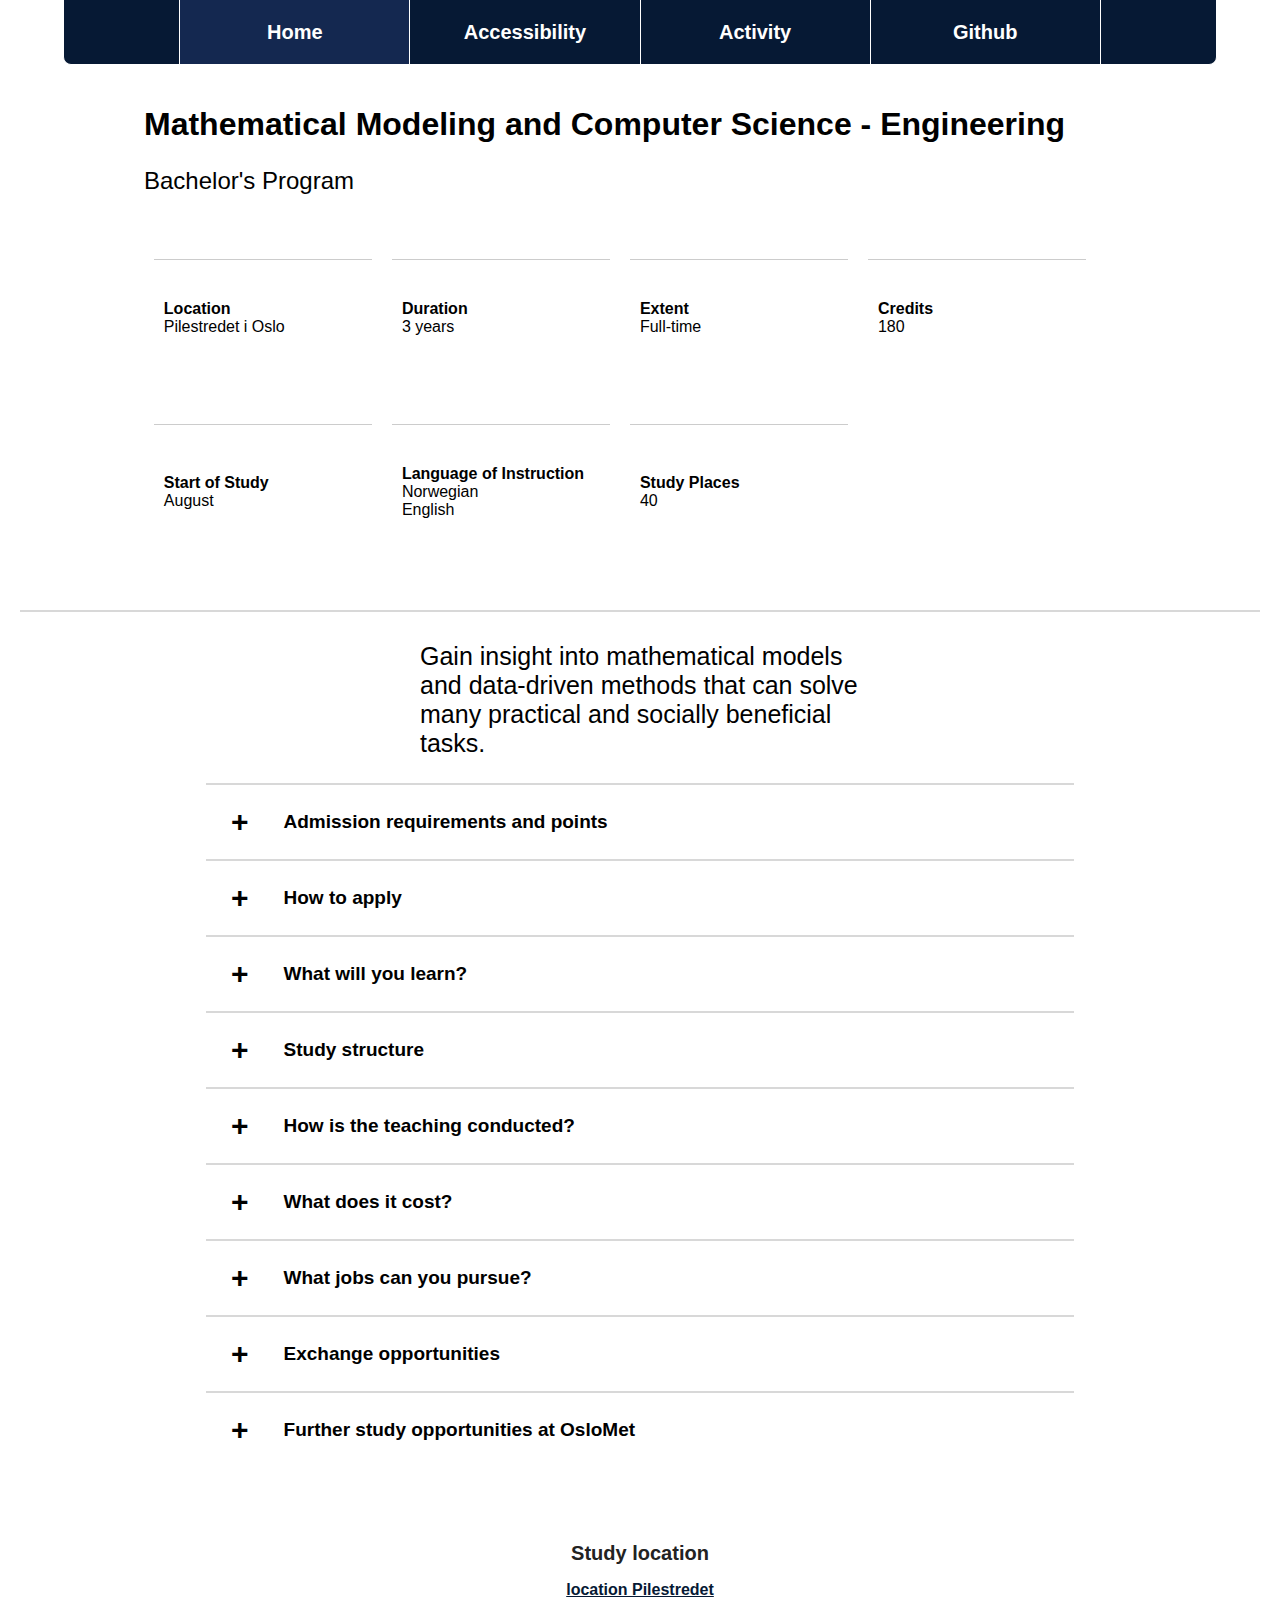
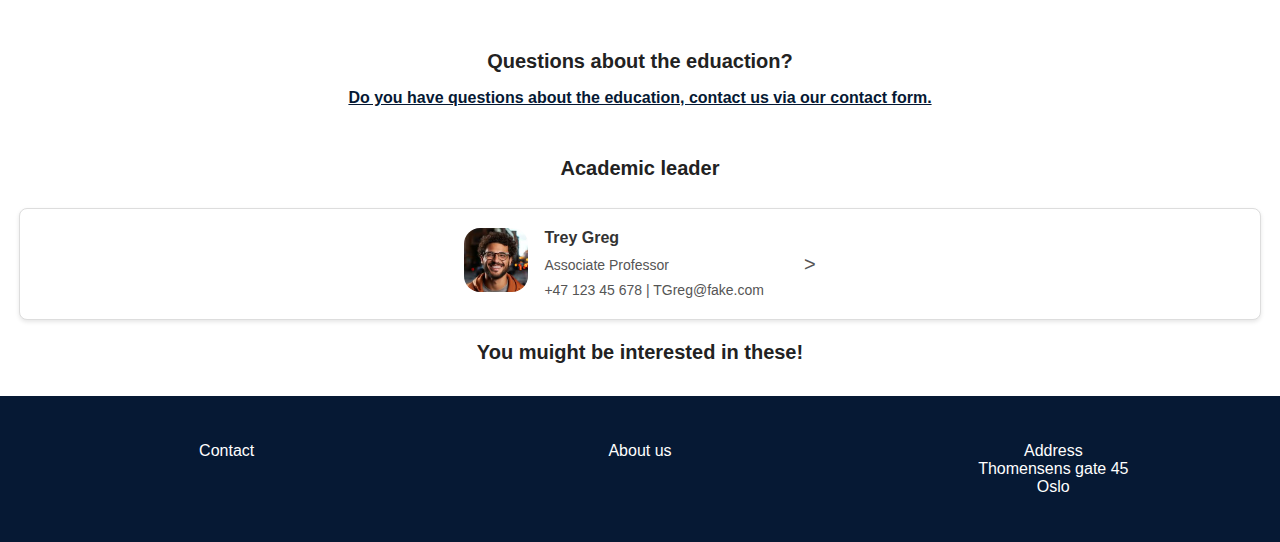
<file: index.html>
<!DOCTYPE html>
<html lang="en">
<head>
    <meta name="description" content="An article describing what ">
    <meta charset="UTF-8">
    <meta name="viewport" content="width=device-width, initial-scale=1.0">
    <title>Document</title>
    <link rel="stylesheet" href="style.css">
    <script src="scripts/menu-button.js"></script>
</head>

<!-- 
<h1 id="indexHeaderH1">OSLO MET</h1> 
<form class="indexSearchForm" action="#" method="get">

            <button class="indexSearch" id="indexSearchToggle">Search</button>

            <button type="submit" class="indexSearchButton" id="indexSearchButtonIcon">&#x2315;</button> <!-- Search icon taken from: https://github.com/helloSystem/Menu/issues/157 -->
<!--             <input type="text" id="indexSearchBarNav" class="indexSearchBar" placeholder="Search...">
        </form>
-->

<body class="homePage">
    <header class="git-menu">
        <nav>
            <button class="git-menu-button" onclick="dropDownButtton()" aria-expanded="false"
            aria-controls="navigation-menu" aria-label="Open navigation menu">
                <div class="git-menu-button" aria-hidden="true">
                    <span></span>
                    <span></span>
                    <span></span>
                </div>
            </button>
            <ul class="git-navigation-wrapper" id="navigation-menu" role="menubar">
                <li class="git-navigation  git-active" role="none">
                    <a href="index.html" role="menuitem">
                        <div class="git-nav-text">Home</div>
                    </a>
                </li>
                <li class="git-navigation" role="none">
                    <a href="accessibility.html" role="menuitem">
                        <div class="git-nav-text">Accessibility</div>
                    </a>
                </li>
                <li class="git-navigation" role="none">
                    <a href="activity.html" role="menuitem">
                        <div class="git-nav-text">Activity</div>
                    </a>
                </li>
                <li class="git-navigation" role="none">
                    <a href="github.html" role="menuitem">
                        <div class="git-nav-text">Github</div>
                    </a>
                </li>
            </ul>
        </nav>
    </header>
    <main class="index">
        <article class="content-table">
            <h1 class="bold">Mathematical Modeling and Computer Science - Engineering</h1>
            <p>Bachelor's Program</p>

            <ul class="table">
                <li class="table-item top-border">
                    <p>
                        <span class="bold">Location</span><br>Pilestredet i Oslo
                    </p>
                </li>
                <li class="table-item top-border">
                    <p>
                        <span class="bold">Duration</span><br>3 years
                    </p>
                </li>
                <li class="table-item top-border">
                    <p>
                        <span class="bold">Extent</span><br>Full-time
                    </p>
                </li>
                <li class="table-item top-border">
                    <p>
                        <span class="bold">Credits</span><br>180
                    </p>
                </li>
            </ul>
            <ul class="table">
                <li class="table-item top-border">
                    <p>
                        <span class="bold">Start of Study</span><br>August
                    </p>   
                </li>
                <li class="table-item top-border">
                    <p>
                        <span class="bold">Language of Instruction</span><br>Norwegian<br>English
                    </p>
                </li>
                <li class="table-item top-border">
                    <p>
                        <span class="bold">Study Places</span><br>40
                    </p>
                </li>
            </ul>
            <br>
        </article>

        <!-- DROPDOWN -->
        <p id="dropdownParagraph">Gain insight into mathematical models and data-driven methods 
            that can solve many practical and socially beneficial tasks.</p>
    

        <!-- Menu 1 -->
        <div class="dropdown">
            <input type="checkbox" id="dropdown1" class="dropdownToggle">
            <label for="dropdown1" class="dropdownButton">
                <span class="plusSign">+</span>
                <span class="dropdownLabel">Admission requirements and points</span>
            </label>

            <div class="dropdownContent">
                <p>To apply for this program, you must have:</p>
                
                <ul class="menuList">
                    <li><a href="https://www.samordnaopptak.no/info/opptak/opptak-uhg/">
                    General university admissions certification (samordnaopptak.no)</a> or
                    <a href="https://www.oslomet.no/studier/soknad-og-opptak/realkompetanse/realkompetanse-ingenior">
                    meet the requirements for prior learning and work experience.</a></li>

                    <li>Mathematics R1 and R2.</li>
                    <li>Physics 1.</li>
                </ul>

                <p>Admission may be competitive. In the last admission round, all qualified applicants were accepted.</p>
                <p>If you lack general university admissions certification or certain subjects from upper secondary school, you can apply for this program if you have completed a 
                    <a href="https://www.oslomet.no/studier/tkd/forkurs-ingenior">
                    one-year preparatory course for engineering studie</a></p>
            </div>
        </div>

        <!-- Menu 2 -->
        <div class="dropdown">
            <input type="checkbox" id="dropdown2" class="dropdownToggle">
            <label for="dropdown2" class="dropdownButton">
                <span class="plusSign">+</span>
                <span class="dropdownLabel">How to apply</span>
            </label>

            <div class="dropdownContent">
                <p>You apply through Samordna Opptak with the study code 215 503.</p>
                
                <ul class="menuList">
                    <li>April 15: Regular application deadline</li>
                    <li>March 1: Deadline for certain applicanta</li>
                </ul>

                <p><a href="https://www.oslomet.no/studier/soknad-og-opptak/opptak-til-bachelor-aarsstudier">
                Learn more about applying for a bachelor's degree.</a></p>
            </div>
        </div>


        <!-- Menu 3 -->
        <div class="dropdown">
            <input type="checkbox" id="dropdown3" class="dropdownToggle">
            <label for="dropdown3" class="dropdownButton">
                <span class="plusSign">+</span>
                <span class="dropdownLabel">What will you learn?</span>
            </label>

            <div class="dropdownContent">
                <p>The Bachelor in Mathematical Modeling and Data Science combines mathematics, computer science, physics, and statistics.</p>
                <p>You will gain insight into mathematical models used in practical problem-solving, including medical chemistry, biological processes, and various societal systems.</p>
                <p>In the first year of study, you will take courses in subjects such as mathematics, programming, physics, and chemistry to build a shared understanding of the field.</p>
                <p>In the final semester, you will write a bachelor's thesis closely tied to real-world workplace challenges.</p>
                
                <p>During your first year, you will choose one of the following specializations:</p>

                <div class="menu3">
                    <input type="checkbox" id="menu3.1" class="dropdownToggle">
                    <label for="menu3.1" class="menu3Button">
                        <span class="menuPlusSign">+</span>
                        <span class="menu3Label">Statistical and data-driven methods</span>
                    </label>

                    <div class="menu3Content">
                        <p>You will learn how to use measured data combined with data-driven and statistical methods to make calculations, for example, predicting future electricity prices.</p>
                        <p>You will learn how to solve complex and multifaceted problems and explore high-dimensional data types. Modern methods in machine learning and artificial intelligence are central to the program.</p>
                    </div>
                </div>

                <div class="menu3">
                    <input type="checkbox" id="menu3.2" class="dropdownToggle">
                    <label for="menu3.2" class="menu3Button">
                        <span class="menuPlusSign">+</span>
                        <span class="menu3Label">Scientific computations</span>
                    </label>

                    <div class="menu3Content">
                        <p>You will learn to create efficient algorithms, data structures, and source codes to solve mathematical and physical problems using numerical methods.</p>
                        <p>You will also learn to develop source code and methodologies related to medical technology, biological processes, and more.</p>
                    </div>
                </div>

                <div class="menu3">
                    <input type="checkbox" id="menu3.3" class="dropdownToggle">
                    <label for="menu3.3" class="menu3Button">
                        <span class="menuPlusSign">+</span>
                        <span class="menu3Label">Mathematics and physics</span>
                    </label>

                    <div class="menu3Content">
                        <p>You will explore algebraic structures, including those related to deep learning and artificial intelligence.</p>
                        <p>You will learn differential geometry on surfaces, group theory, and coding theory, as well as mathematical structures, representation theory, and category theory.</p>
                        <p>In physics, you will study thermodynamics and statistical physics.</p>
                    </div>
                </div>
            <a id="menu3Link" href="https://student.oslomet.no/studier/-/studieinfo/programplan/HINGMAMO/2024/H%C3%98ST">See the program plan at student.oslomet.no</a></p>

            </div>
        </div>

        <!-- Menu 4 -->
        <div class="dropdown">
            <input type="checkbox" id="dropdown4" class="dropdownToggle">
            <label for="dropdown4" class="dropdownButton">
                <span class="plusSign">+</span>
                <span class="dropdownLabel">Study structure</span>
            </label>
        
            <article class="dropdownContent">
                <h3 class="bold">1st Year of study</h3>

                <!-- 1st Semester -->
                <section>    
                    <h4>1st Semester</h4>
                    <ul class="table">
                        <li class="table-item top-border">
                            <p>
                                <span class="bold">
                                    <a href="https://student.oslomet.no/studier/-/studieinfo/emne/DAPE1300/2024/H%C3%98ST">
                                        Discrete Mathematics
                                    </a>
                                </span><br>DAPE1300<br>10 credits
                            </p>
                        </li>
                        <li class="table-item top-border">
                            <p>
                                <span class="bold">
                                    <a href="https://student.oslomet.no/studier/-/studieinfo/emne/DAPE1400/2024/H%C3%98ST">
                                        Programming
                                    </a>
                                </span><br>DAPE1400<br>10 credits
                            </p>
                        </li>
                        <li class="table-item top-border">
                            <p>
                                <span class="bold">
                                    <a href="https://student.oslomet.no/studier/-/studieinfo/emne/DATA1100/2024/H%C3%98ST">
                                        Tech & Society for Programmers
                                    </a>
                                </span><br>DAPE1100<br>5 credits
                            </p>
                        </li>
                        <li class="table-item top-border">
                            <p>
                                <span class="bold">
                                    <a href="https://student.oslomet.no/studier/-/studieinfo/emne/DAPE1300/2024/H%C3%98ST">
                                        Into Models and Cal
                                    </a>
                                </span><br>MAMO1100<br>5 credits
                            </p>
                        </li>
                    </ul>
                </section>
                
                <!-- Second Semester -->
                <section>
                    <h4>2nd Semester</h4>
                    <ul class="table">
                        <li class="table-item top-border">
                            <p>
                                <span class="bold">
                                    <a href="https://student.oslomet.no/studier/-/studieinfo/emne/DAFE1000/2024/H%C3%98ST">
                                        Mathematics 1000
                                    </a>
                                </span><br>DAPE1000<br>10 credits
                            </p>
                        </li>
                        <li class="table-item top-border">
                            <p>
                                <span class="bold">
                                    <a href="https://student.oslomet.no/studier/-/studieinfo/emne/DAPE2101/2024/H%C3%98ST">
                                        Physics and Chem
                                    </a>
                                </span><br>DAPE2101<br>10 credits
                            </p>
                        </li>
                        <li class="table-item top-border">
                            <p>
                                <span class="bold">
                                    <a href="https://student.oslomet.no/studier/-/studieinfo/emne/DATA1500/2024/H%C3%98ST">
                                        Databases
                                    </a>
                                </span><br>DATA1500<br>10 credits
                            </p>
                        </li>
                    </ul>
                </section>
            </article>    
        </div>
        
        
        <!-- Menu 5 -->
        <div class="dropdown">
            <input type="checkbox" id="dropdown5" class="dropdownToggle">
            <label for="dropdown5" class="dropdownButton">
                <span class="plusSign">+</span>
                <span class="dropdownLabel">How is the teaching conducted?</span>
            </label>
        
            <div class="dropdownContent">
                <p>The teaching is a combination of:</p>
                <ul>
                    <li>Project work</li>
                    <li>Workshops</li>
                    <li>Presentations</li>
                    <li>Guidance</li>
                    <li>Discussions and reflections</li>
                    <li>Lectures</li>
                    <li>Self-study</li>
                    <li>Group work</li>
                    <li>Work-life relevant bachelor thesis</li>
                </ul>
                <p>To complete the program within the normal timeframe, you should expect to spend about 40 hours per week on study-related work throughout the semester.</p>
            </div>
        </div>
        
        <!-- Menu 6 -->
        <div class="dropdown">
            <input type="checkbox" id="dropdown6" class="dropdownToggle">
            <label for="dropdown6" class="dropdownButton">
                <span class="plusSign">+</span>
                <span class="dropdownLabel">What does it cost?</span>
            </label>
        
            <div class="dropdownContent">
                <a href="https://student.oslomet.no/semesteravgift">
                You pay a semester fee every semester (student.oslomet.no).</a>

                <p>If you are an international student from outside the EU and EEA, you must pay a tuition fee
                <a href="https://student.oslomet.no/studieavgift-for-internasjonale-studenter-utenfor-eu-eos">
                (student.oslomet.no)</a>. It is possible to apply for an exemption from paying this tuition fee.</p>
            </div>
         </div>

          <!-- Menu 7 -->
          <div class="dropdown">
            <input type="checkbox" id="dropdown7" class="dropdownToggle">
            <label for="dropdown7" class="dropdownButton">
                <span class="plusSign">+</span>
                <span class="dropdownLabel">What jobs can you pursue?</span>
            </label>

            <div class="dropdownContent">
               <p>With this program, you will gain IT skills that are in demand in the job market, especially if you choose the specializations in scientific computing or statistical and data-driven methods.</p>
               
               <p>The specialization in mathematics and physics is more geared towards further studies, but here too you will gain valuable skills for the job market after completing the bachelor's degree.</p>
               
               <p>Mathematical modeling and data science are becoming increasingly important as foundational knowledge, for example in calculations related to climate, insurance, and finance, as well as data-driven methods for value creation</p>
               
               <p>Data-driven methods and machine learning are currently widely used in the job market.</p>
            </div>
        </div>

        <!-- Menu 8 -->
        <div class="dropdown">
            <input type="checkbox" id="dropdown8" class="dropdownToggle">
            <label for="dropdown8" class="dropdownButton">
                <span class="plusSign">+</span>
                <span class="dropdownLabel">Exchange opportunities</span>
            </label>

            <div class="dropdownContent">
                <p>You can go on an exchange in the fifth semester.</p>
            </div>
        </div>

        <!-- Menu 9 -->
        <div class="dropdown">
            <input type="checkbox" id="dropdown9" class="dropdownToggle">
            <label for="dropdown9" class="dropdownButton">
                <span class="plusSign">+</span>
                <span class="dropdownLabel">Further study opportunities at OsloMet</span>
            </label>

            <div class="dropdownContent" id="menu9">
                <a class= "menu9Link" href="https://www.oslomet.no/studier/tkd/anvendt-data-informasjonsteknologi">
                    <h4 id="menu9H">Anvendt data- og informasjonsteknologi (ACIT)</h4> 
                    <span id="menu9S">Masterprogram | 2 år | Pilestredet i Oslo |</span> 
                </a>
            </div>
        </div>


        <br><br><br>


        <aside class="lastHomePage">
            <h2>Study location</h2>
            <span><a class="lastLink" href="#">location Pilestredet</a></span>

            <br>

            <h2>Questions about the eduaction?</h2>
            <span><a class="lastLink" href="#">Do you have questions about the education, contact us via our contact form.</a></span>

            <br>

            <h2>Academic leader</h2>
            <div class="academicLeader">
                <a href="#" class="academicLink">
                    <div class="profileImage">
                        <img src="Images/profile.jpg" alt="Profile Picture">
                    </div>
                    <div class="profileInfo">
                        <h3>Trey Greg</h3>
                        <p>Associate Professor</p>
                        <p class="contactInfo">+47 123 45 678 | TGreg@fake.com</p>
                    </div>
                    <div class="arrow">
                        >
                    </div>
                </a>
            </div>        




            <h2>You muight be interested in these!</h2>

          
        </aside>
    </main>
    

    <footer class="homePage">
        <div class="footerLeft">
            <p>Contact</p>
        </div>

        <div class="footerMiddle">
            <p>About us</p>
        </div>

        <div class="footerRight">
            <p>
                Address <br>
                Thomensens gate 45<br>
                Oslo 
            </p>
        </div>

    </footer>
    
</body>
</html>
</file>
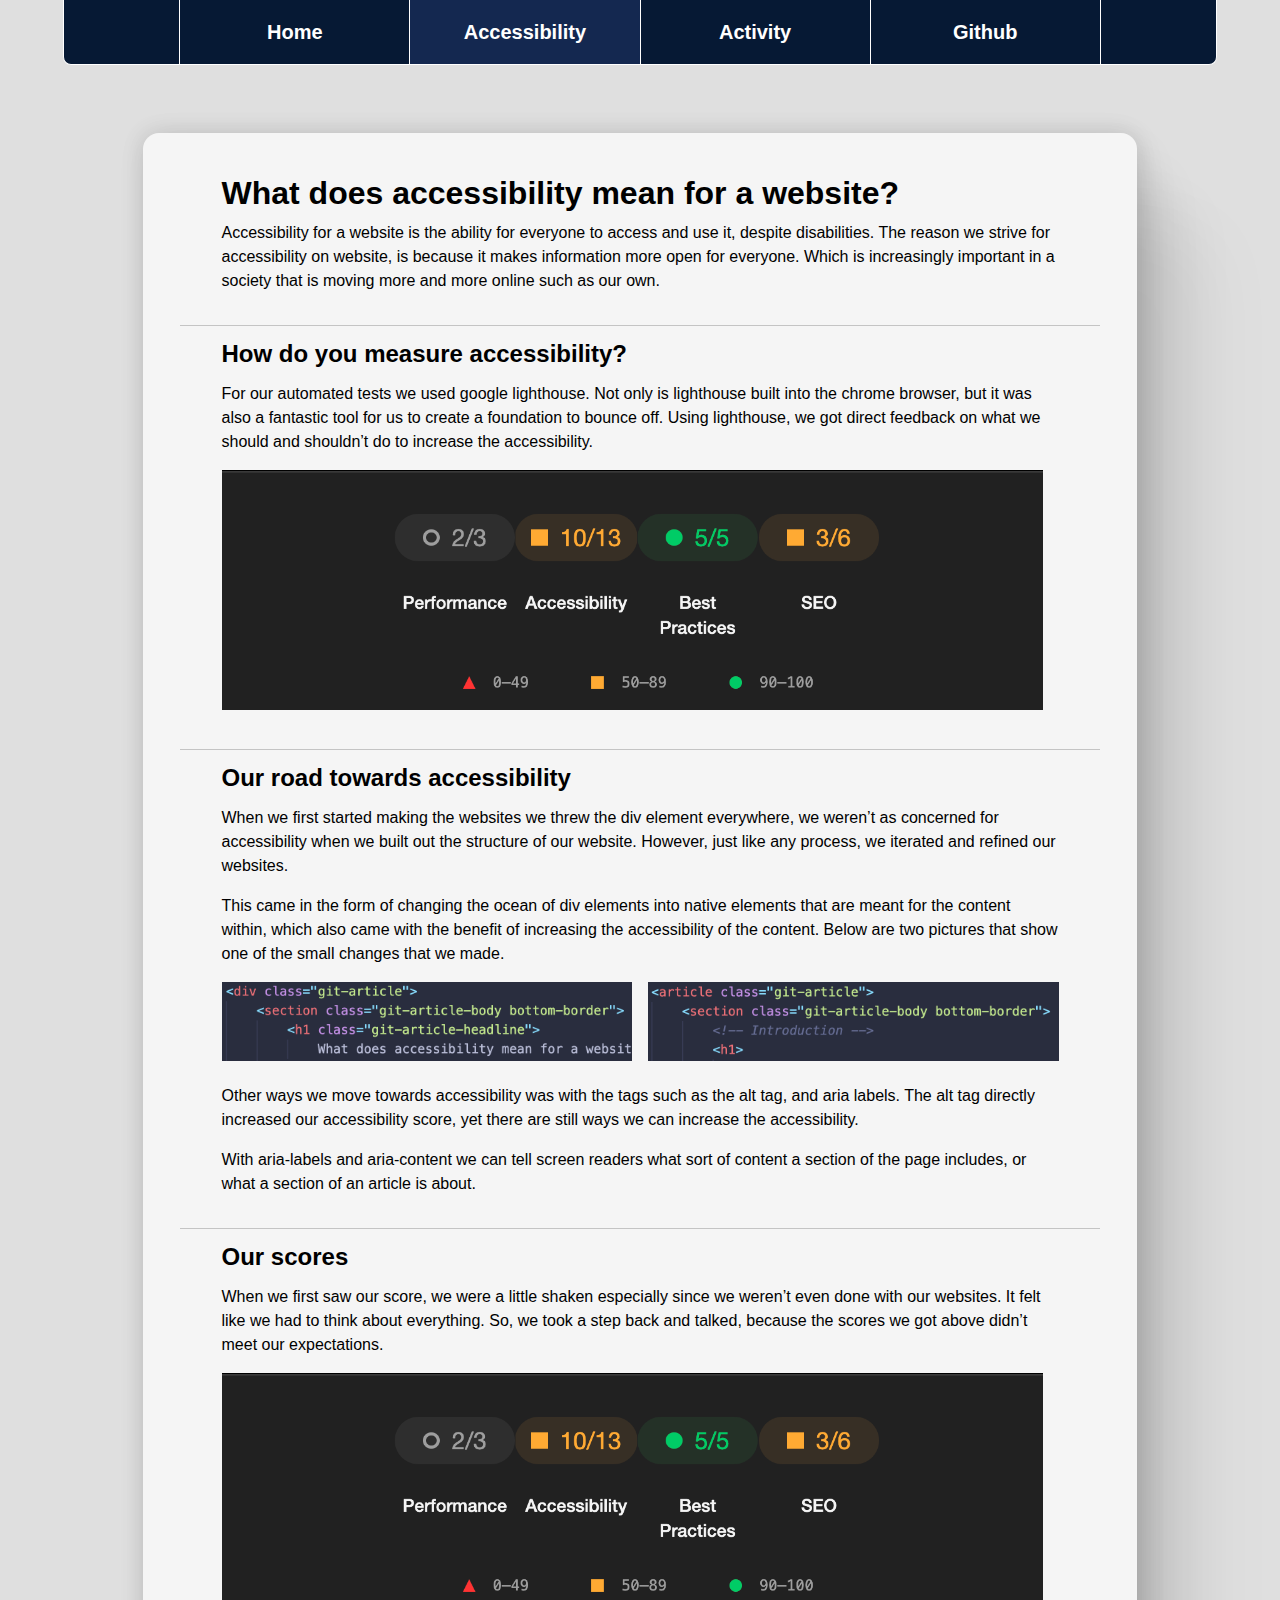
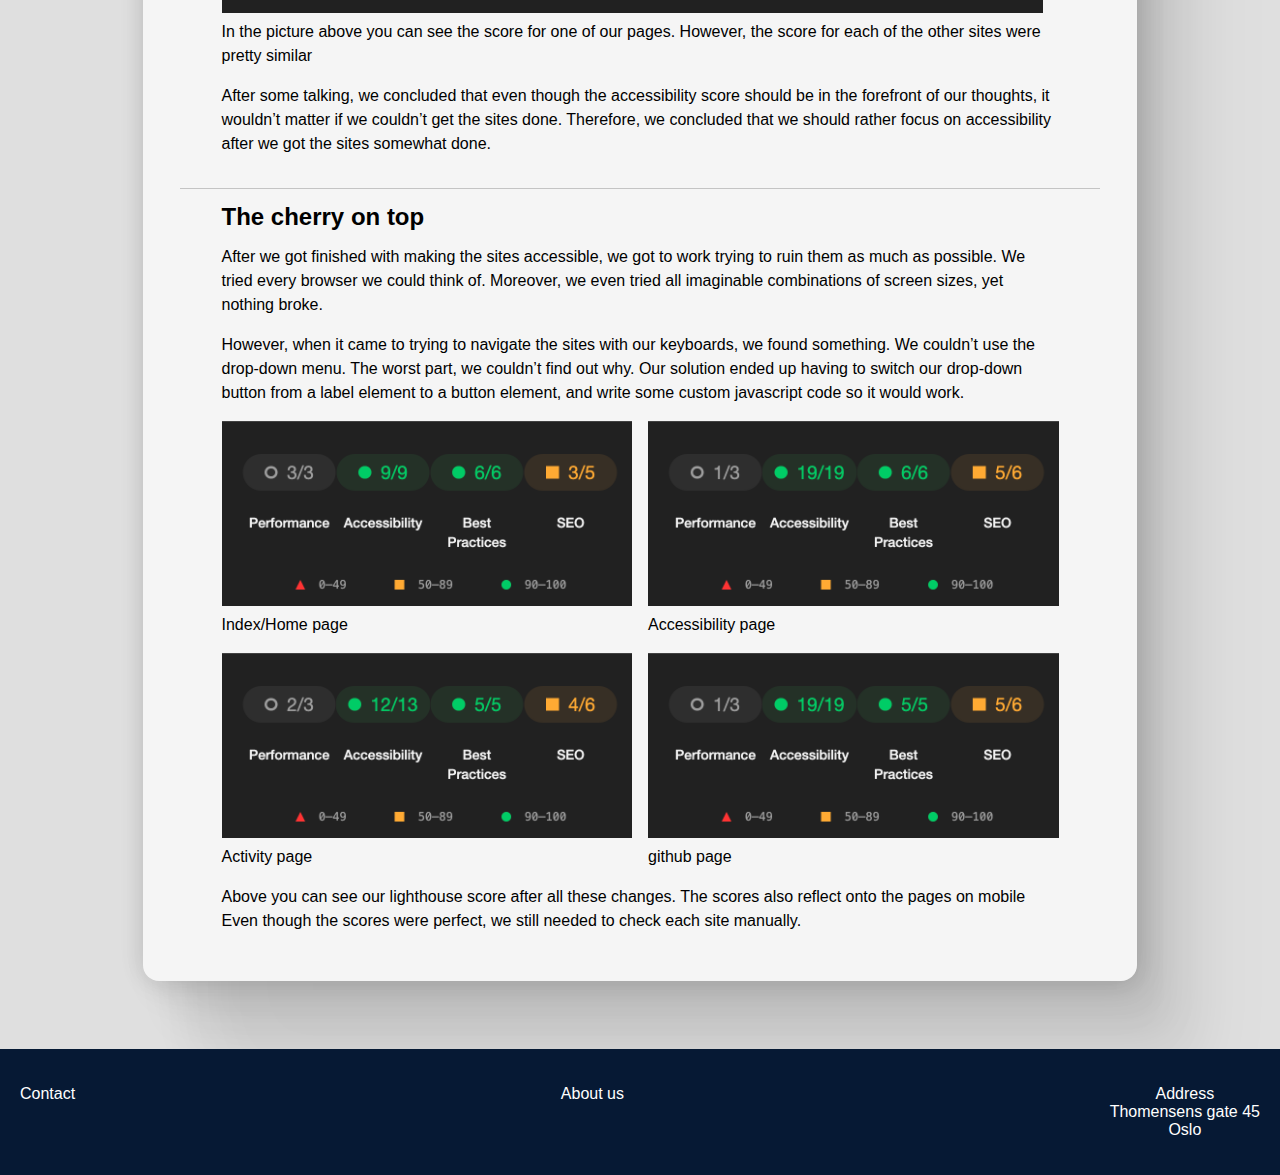
<file: accessibility.html>
<!DOCTYPE html>
<html lang="en">
    <head>
        <meta name="description" content="A journey into how we handled accessibility
        for our pages">
        <meta charset="UTF-8">
        <meta name="viewport" content="width=device-width, initial-scale=1.0">
        <title>Accessibility page</title>
        <link rel="stylesheet" href="style.css">
        <script src="scripts/menu-button.js"></script>
    </head>
    <body class="git">
        <header class="git-menu">
            <nav>
                <button class="git-menu-button" onclick="dropDownButtton()" aria-expanded="false"
                aria-controls="navigation-menu" aria-label="Open navigation menu">
                    <div class="git-menu-button">
                        <span></span>
                        <span></span>
                        <span></span>
                    </div>
                </button>
                <ul class="git-navigation-wrapper" id="navigation-menu" role="menubar">
                    <li class="git-navigation" role="none">
                        <a href="index.html" role="menuitem">
                            <div class="git-nav-text">Home</div>
                        </a>
                    </li>
                    <li class="git-navigation git-active" role="none">
                        <a href="accessibility.html" role="menuitem">
                            <div class="git-nav-text">Accessibility</div>
                        </a>
                    </li>
                    <li class="git-navigation" role="none">
                        <a href="activity.html" role="menuitem">
                            <div class="git-nav-text">Activity</div>
                        </a>
                    </li>
                    <li class="git-navigation" role="none">
                        <a href="github.html" role="menuitem">
                            <div class="git-nav-text">Github</div>
                        </a>
                    </li>
                </ul>
            </nav>
        </header>
        <main>
            <article class="git-article">
                <section class="git-article-body bottom-border">
                    <h1 class="git-article-headline">
                        What does accessibility mean for a website?   
                    </h1>
                    <p> 
                        Accessibility for a website is the ability for everyone to access and use it, despite disabilities.
                        The reason we strive for accessibility on website, is because it makes information more open for everyone.
                        Which is increasingly important in a society that is moving more and more online such as our own.
                    </p>
                </section>
                <section class="git-article-body bottom-border">
                    <!-- Main body -->
                    <h2>
                        How do you measure accessibility?
                    </h2>
                    <p> 
                        For our automated tests we used google lighthouse.
                        Not only is lighthouse built into the chrome browser, but it was also a fantastic tool for us to create a foundation to bounce off.
                        Using lighthouse, we got direct feedback on what we should and shouldn’t do to increase the accessibility.
                    </p>
                    <ul class="git-image-container">
                        <li><img alt="Example of a Lighthouse score" src="Images/Git_page_desktop_before.png" class="git-image"></img></li>
                    </ul>
                </section>
                <section class="git-article-body bottom-border">
                    <h2 class="bold">
                        Our road towards accessibility
                    </h2>
                    <p>
                        When we first started making the websites we threw the div element everywhere, we weren’t as concerned for accessibility when we built out the structure of our website.
                        However, just like any process, we iterated and refined our websites.
                    </p>
                    <p>
                        This came in the form of changing the ocean of div elements into native elements that are meant for the content within, which also came with the benefit of increasing the accessibility of the content.
                        Below are two pictures that show one of the small changes that we made.
                    </p>
                    <ul class="git-image-container">
                        <li><img alt="Showing the HTML structure, when we used divs" src="Images/Div_usage_before.png" class="git-image"></img></li>
                        <li><img alt="Showing the HTML structure after we switched to using native elements" src="Images/Switch_to_section.png" class="git-image"></img></li>
                    </ul>
                    <p>
                        Other ways we move towards accessibility was with the tags such as the alt tag, and aria labels.
                        The alt tag directly increased our accessibility score, yet there are still ways we can increase the accessibility.
                    </p>
                    <p>
                        With aria-labels and aria-content we can tell screen readers what sort of content a section of the page includes, or what a section of an article is about.
                    </p>
                </section>
                <section class="git-article-body bottom-border">
                    <!-- Conclusion -->
                    <h2>
                        Our scores
                    </h2>
                    <p> 
                        When we first saw our score, we were a little shaken especially since we weren’t even done with our websites.
                        It felt like we had to think about everything.
                        So, we took a step back and talked, because the scores we got above didn’t meet our expectations.
                    </p>
                    <ul class="git-image-container">
                        <li><img alt="Our lighthouse score before working towards accessibility" src="Images/Git_page_desktop_before.png" class="git-image">
                            In the picture above you can see the score for one of our pages.
                            However, the score for each of the other sites were pretty similar
                        </img></li>
                    </ul> 
                    <p>
                        After some talking, we concluded that even though the accessibility score should be in the forefront of our thoughts, it wouldn’t matter if we couldn’t get the sites done.
                        Therefore, we concluded that we should rather focus on accessibility after we got the sites somewhat done.
                    </p>
                </section>
                <section class="git-article-body">
                    <h2>
                        The cherry on top
                    </h2>
                    <p>
                        After we got finished with making the sites accessible, we got to work trying to ruin them as much as possible.
                        We tried every browser we could think of.
                        Moreover, we even tried all imaginable combinations of screen sizes, yet nothing broke.
                    </p>
                    <p>               
                        However, when it came to trying to navigate the sites with our keyboards, we found something.
                        We couldn’t use the drop-down menu.
                        The worst part, we couldn’t find out why.
                        Our solution ended up having to switch our drop-down button from a label element to a button element, and write some custom javascript code so it would work.
                    </p>
                    <ul class="git-image-container">
                        <li><img alt="Lighthouse score for Index/Main page" src="Images/Index_page_mobile.png" class="git-image">Index/Home page</img></li>
                        <li><img alt="Lighthouse score for Accessibility page" src="Images/Accessibility_page_mobile.png" class="git-image">Accessibility page</img></li>
                    </ul>
                    <ul class="git-image-container">
                        <li><img alt="Lighthouse score for Activity page" src="Images/Activity_page_desktop.png" class="git-image">Activity page</img></li>
                        <li><img alt="Lighthouse score for Git page" src="Images/Git_page_desktop.png" class="git-image">github page</img></li>
                    </ul> 
                    <p>
                        Above you can see our lighthouse score after all these changes. 
                        The scores also reflect onto the pages on mobile
                        Even though the scores were perfect, we still needed to check each site manually.
                    </p>
                </section>
            </article>
        </main>
    </body>
    <footer>
        <section class="footerLeft">
            <p>Contact</p>
        </section>

        <section class="footerMiddle">
            <p>About us</p>
        </section>

        <section class="footerRight">
            <p>
                Address <br>
                Thomensens gate 45<br>
                Oslo 
            </p>
        </section>
    </footer>
</html>
</file>
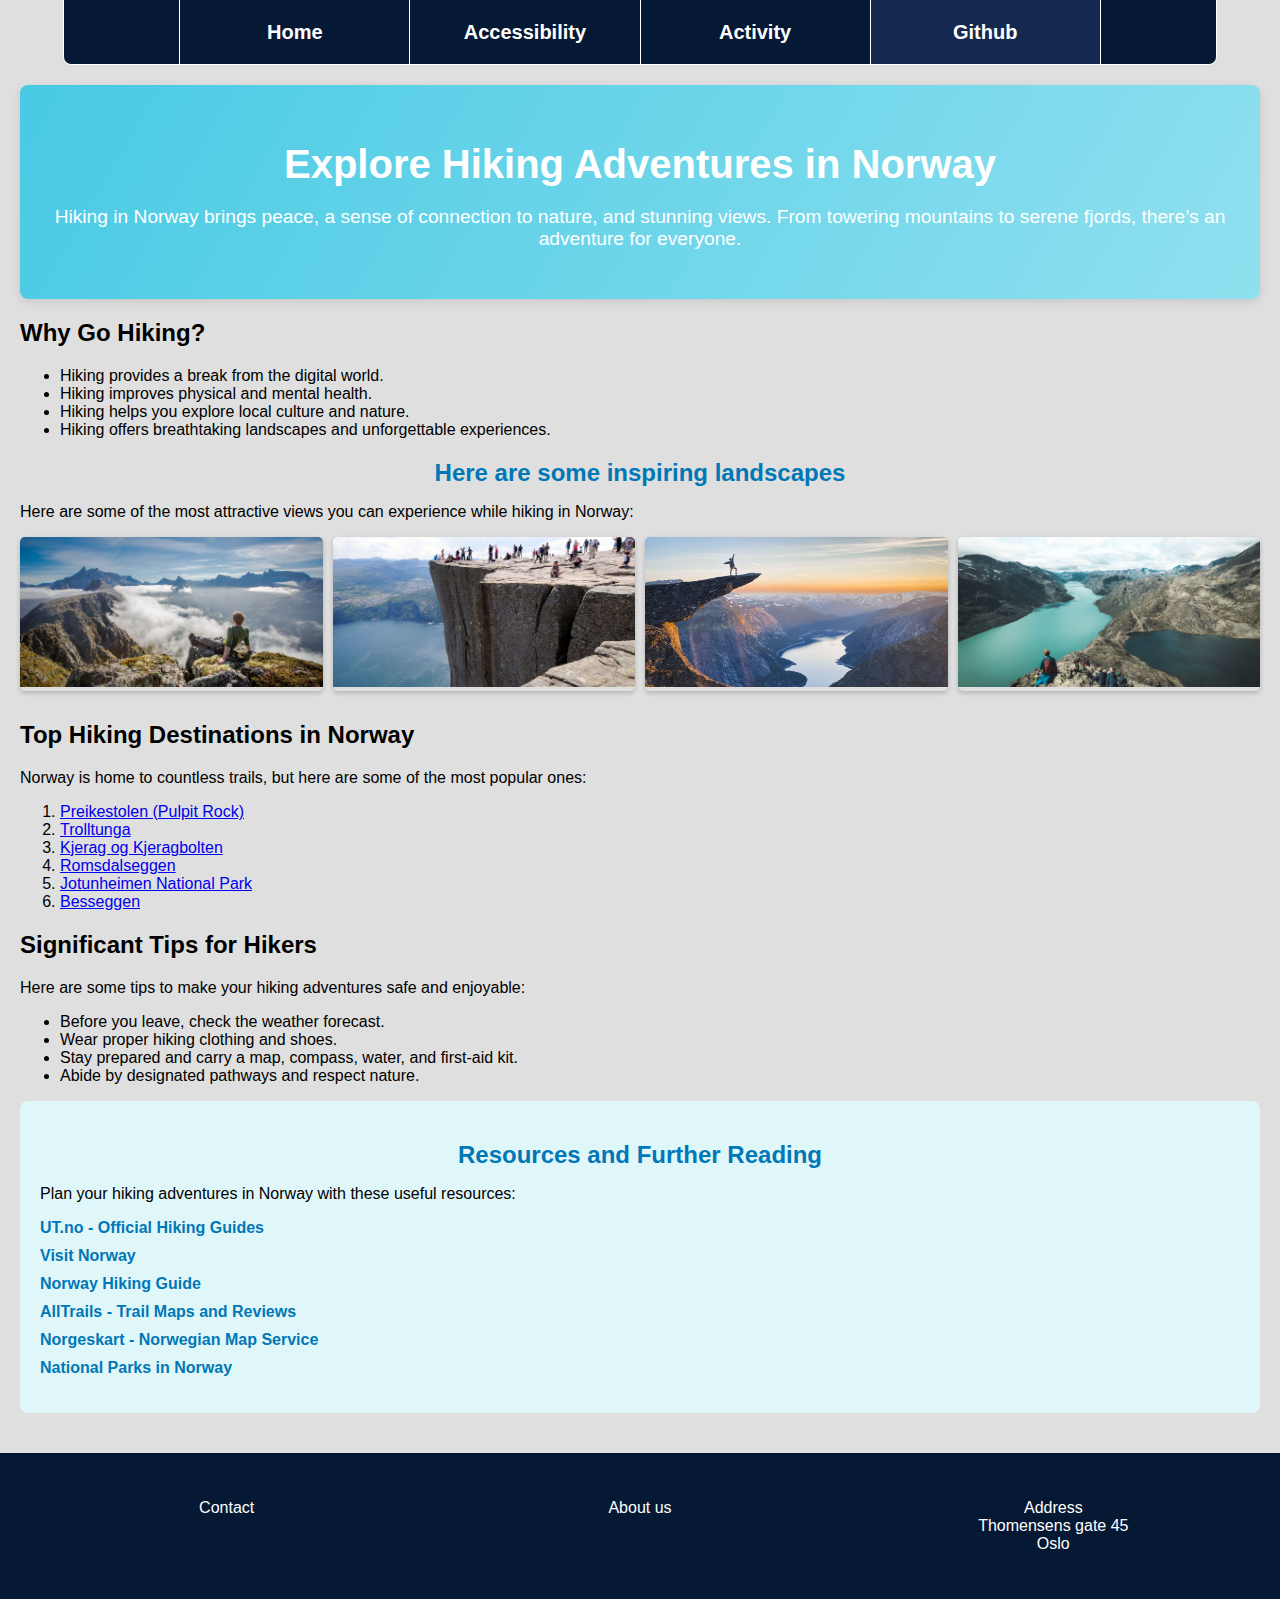
<file: activity.html>
<!DOCTYPE html>
<html lang="en">
<head>
    <meta charset="UTF-8">
    <meta name="viewport" content="width=device-width, initial-scale=1.0">
    <title>Activity Page</title>
    <link rel="stylesheet" href="style.css">
    <script src="scripts/menu-button.js"></script>
</head>
<body class="git">
    <header class="git-menu">
        <nav>
            <button class="git-menu-button" onclick="dropDownButtton()" aria-expanded="false"
            aria-controls="navigation-menu" aria-label="Open navigation menu">
                <div class="git-menu-button" aria-hidden="true">
                    <span></span>
                    <span></span>
                    <span></span>
                </div>
            </button>
            <ul class="git-navigation-wrapper" id="navigation-menu" role="menubar">
                <li class="git-navigation" role="none">
                    <a href="index.html" role="menuitem">
                        <div class="git-nav-text">Home</div>
                    </a>
                </li>
                <li class="git-navigation" role="none">
                    <a href="accessibility.html" role="menuitem">
                        <div class="git-nav-text">Accessibility</div>
                    </a>
                </li>
                <li class="git-navigation" role="none">
                    <a href="activity.html" role="menuitem">
                        <div class="git-nav-text">Activity</div>
                    </a>
                </li>
                <li class="git-navigation git-active" role="none">
                    <a href="github.html" role="menuitem">
                        <div class="git-nav-text">Github</div>
                    </a>
                </li>
            </ul>
        </nav>
    </header>
    <main>
        <section class="intro">
            <h1>Explore Hiking Adventures in Norway</h1>
            <p>Hiking in Norway brings peace, a sense of connection to nature, and stunning views. From towering mountains to serene fjords, there’s an adventure for everyone.</p>
        </section>

        <section class="benefits">
            <h2>Why Go Hiking?</h2>
            <ul>
                <li>Hiking provides a break from the digital world.</li>
                <li>Hiking improves physical and mental health.</li>
                <li>Hiking helps you explore local culture and nature.</li>
                <li>Hiking offers breathtaking landscapes and unforgettable experiences.</li>
            </ul>
        </section>

        <section class="images">
            <h2> Here are some inspiring landscapes</h2>
            <p>Here are some of the most attractive views you can experience while hiking in Norway:</p>
            <div class="gallery">
                <!-- Image 1 -->
                <div class="gallery-item">
                    <img src="Images/Romsdalseggen.jpg" alt="A hiker sitting on a rocky peak">
                    <div class="hover-text">Romsdalseggen - A breathtaking peak</div>
                </div>
                <!-- Image 2 -->
                <div class="gallery-item">
                    <img src="/Images/Preikestolen.jpg" alt="Tourists on a cliff overlooking a fjord">
                    <div class="hover-text">Preikestolen - A famous cliff</div>
                </div>
                <!-- Image 3 -->
                <div class="gallery-item">
                    <img src="/Images/Trolltung.jpg" alt="A person standing on Trolltunga">
                    <div class="hover-text">Trolltunga - An amazing rock formation</div>
                </div>
                <!-- Image 4 -->
                <div class="gallery-item">
                    <img src="/Images/Besseggen.jpg" alt="Hikers overlooking a turquoise lake">
                    <div class="hover-text">Besseggen - Looking over beatiful blue lakes</div>
                </div>
            </div>
            
        </section>

        <section class="destinations">
            <h2>Top Hiking Destinations in Norway</h2>
            <p>Norway is home to countless trails, but here are some of the most popular ones:</p>
            <ol>
                <li><a href="https://ut.no/turforslag/1111875/preikestolen" target="_blank">Preikestolen (Pulpit Rock)</a></li>
                <li><a href="https://ut.no/turforslag/115074/trolltunga-unik-hyfjellstur-ved-hardangerfjorden" target="_blank">Trolltunga</a></li>
                <li><a href="https://ut.no/turforslag/118458905/fottur-til-kjerag-og-kjeragbolten-majesteten-i-lysefjorden" target="_blank">Kjerag og Kjeragbolten</a></li>
                <li><a href="https://ut.no/turforslag/115028/romsdalseggen" target="_blank">Romsdalseggen</a></li>
                <li><a href="https://ut.no/utforsker/omrade/12255/jotunheimen-nasjonalpark/turforslag" target="_blank">Jotunheimen National Park</a></li>
                <li><a href="https://ut.no/turforslag/114842/klassikeren-over-besseggen" target="_blank">Besseggen</a></li>
            </ol>
        </section>

        <section class="tips">
            <h2>Significant Tips for Hikers</h2>
            <p>Here are some tips to make your hiking adventures safe and enjoyable:</p>
            <ul>
                <li>Before you leave, check the weather forecast.</li>
                <li>Wear proper hiking clothing and shoes.</li>
                <li>Stay prepared and carry a map, compass, water, and first-aid kit.</li>
                <li>Abide by designated pathways and respect nature.</li>
            </ul>
        </section>

        <section class="resources">
            <h2>Resources and Further Reading</h2>
            <p>Plan your hiking adventures in Norway with these useful resources:</p>
            <ul>
                <li><a href="https://ut.no" target="_blank">UT.no - Official Hiking Guides</a></li>
                <li><a href="https://www.visitnorway.com" target="_blank">Visit Norway</a></li>
                <li><a href="https://www.norway.com/hiking" target="_blank">Norway Hiking Guide</a></li>
                <li><a href="https://www.alltrails.com" target="_blank">AllTrails - Trail Maps and Reviews</a></li>
                <li><a href="https://www.norgeskart.no" target="_blank">Norgeskart - Norwegian Map Service</a></li>
                <li><a href="https://www.nationalparks.no" target="_blank">National Parks in Norway</a></li>
            </ul>
        </section>
    </main>
    <footer>
        <div class="footerLeft">
            <p>Contact</p>
        </div>

        <div class="footerMiddle">
            <p>About us</p>
        </div>

        <div class="footerRight">
            <p>
                Address <br>
                Thomensens gate 45<br>
                Oslo 
            </p>
        </div>

    </footer>
</body>
</html>
</file>
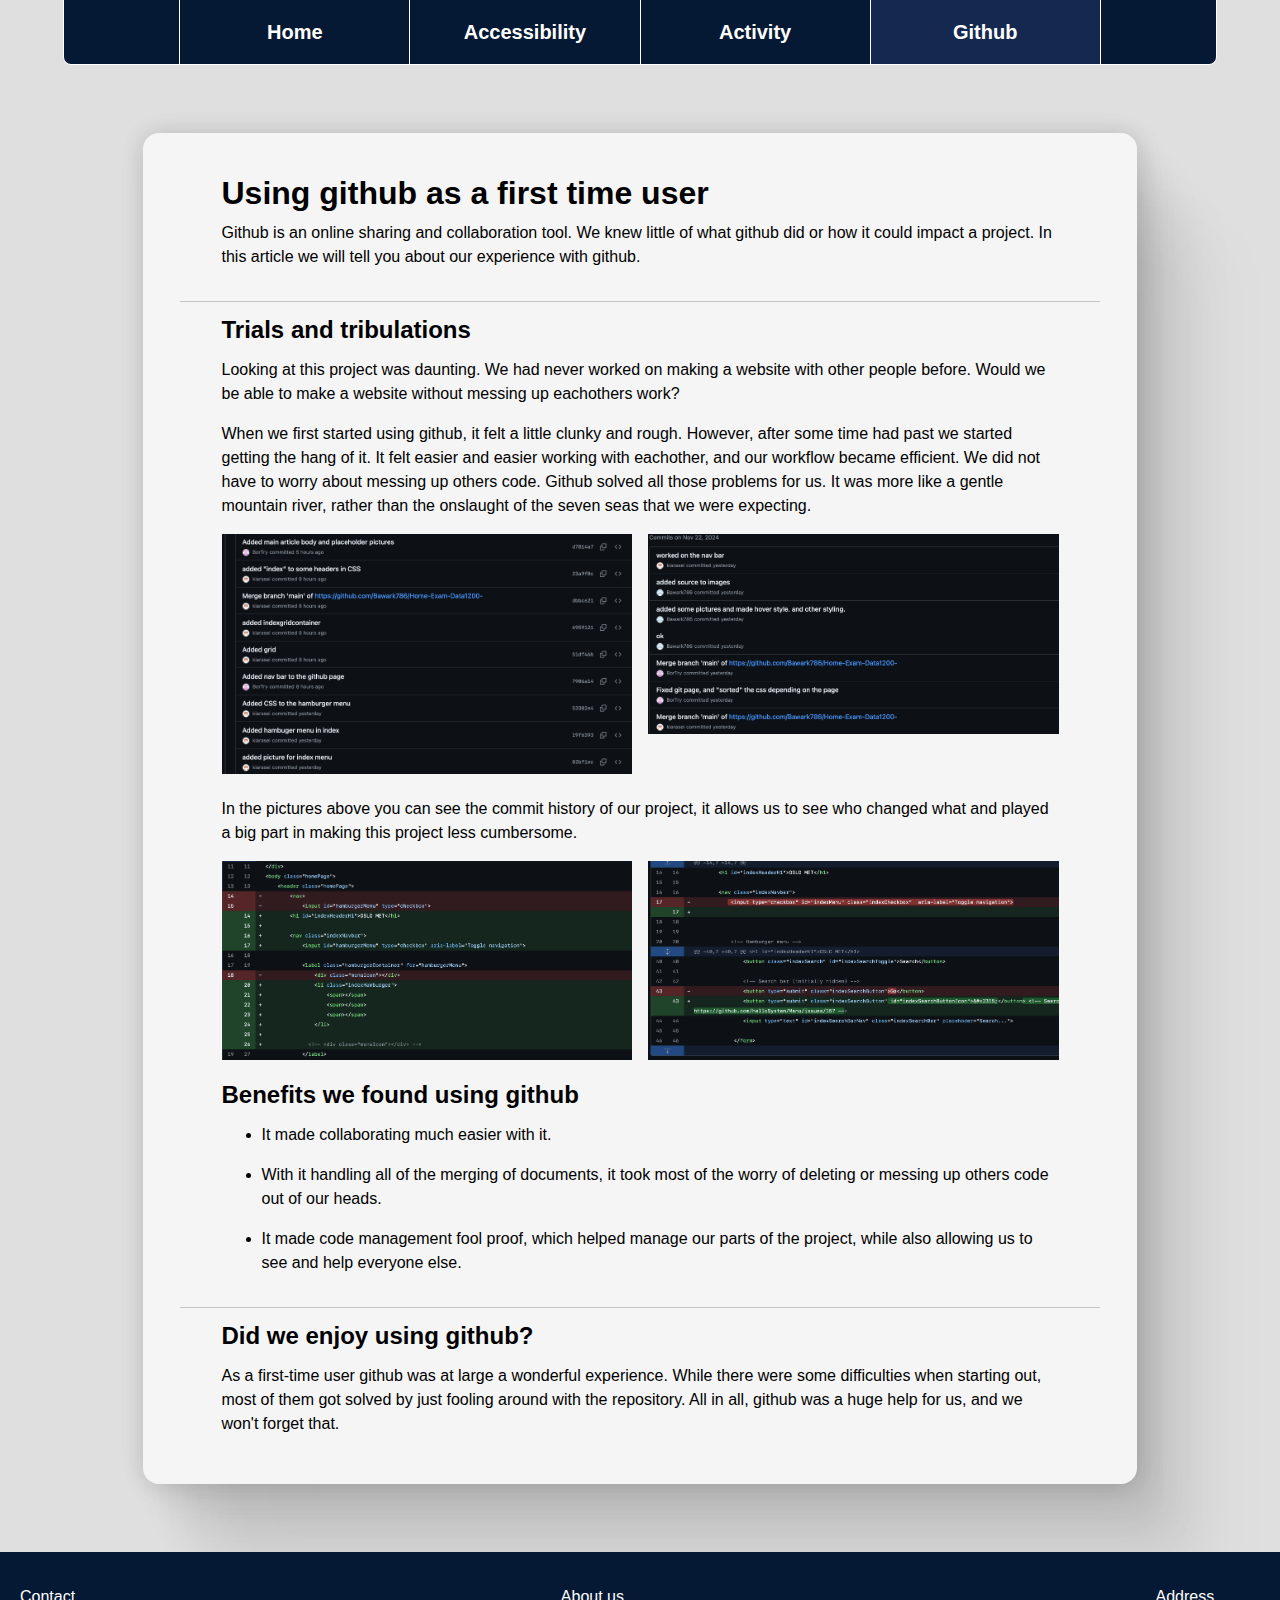
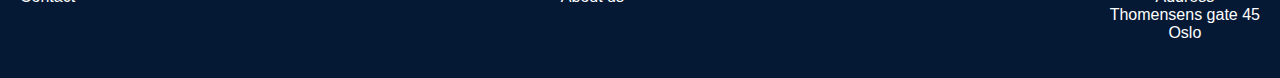
<file: github.html>
<!DOCTYPE html>
<html lang="en">
    <head>
        <meta name="description" content="An insight into how it is working with
        github for the first time.">
        <meta charset="UTF-8">
        <meta name="viewport" content="width=device-width, initial-scale=1.0">
        <title>Github page</title>
        <link rel="stylesheet" href="style.css">
        <script src="scripts/menu-button.js"></script>
    </head>
    <body class="git">
        <header class="git-menu">
            <nav>
                <button class="git-menu-button" onclick="dropDownButtton()" aria-expanded="false"
                aria-controls="navigation-menu" aria-label="Open navigation menu">
                    <div class="git-menu-button" aria-hidden="true">
                        <span></span>
                        <span></span>
                        <span></span>
                    </div>
                </button>
                <ul class="git-navigation-wrapper" id="navigation-menu" role="menubar">
                    <li class="git-navigation" role="none">
                        <a href="index.html" role="menuitem">
                            <div class="git-nav-text">Home</div>
                        </a>
                    </li>
                    <li class="git-navigation" role="none">
                        <a href="accessibility.html" role="menuitem">
                            <div class="git-nav-text">Accessibility</div>
                        </a>
                    </li>
                    <li class="git-navigation" role="none">
                        <a href="activity.html" role="menuitem">
                            <div class="git-nav-text">Activity</div>
                        </a>
                    </li>
                    <li class="git-navigation git-active" role="none">
                        <a href="github.html" role="menuitem">
                            <div class="git-nav-text">Github</div>
                        </a>
                    </li>
                </ul>
            </nav>
        </header>
        <main>
            <article class="git-article">
                <section class="git-article-body bottom-border">
                    <!-- Introduction -->
                    <h1>
                        Using github as a first time user   
                    </h1>
                    <p> 
                        Github is an online sharing and collaboration tool. 
                        We knew little of what github did or how it could impact a project. 
                        In this article we will tell you about our experience with github.
                    </p>
                </section>
                <section class="git-article-body bottom-border">
                    <!-- Main body -->
                    <h2>
                        Trials and tribulations
                    </h2>
                    <p> 
                        Looking at this project was daunting. We had never worked on making a website with other people before. 
                        Would we be able to make a website without messing up eachothers work? 
                    </p>
                    <p>
                        When we first started using github, it felt a little clunky and rough. 
                        However, after some time had past we started getting the hang of it. 
                        It felt easier and easier working with eachother, and our workflow became efficient. 
                        We did not have to worry about messing up others code. Github solved all those problems for us. 
                        It was more like a gentle mountain river, rather than the onslaught of the seven seas that we were expecting.
                    </p>
                    <ul class="git-image-container">
                        <li>
                            <img alt="a git commit log, showing what documents were changed" src="Images/Git_commits.png" class="git-image"></img>
                        </li>
                        <li>
                            <img alt="Another example of a git commit log" src="Images/Git_commits_2.png" class="git-image"></img>
                        </li>
                    </ul> 
                    <p>
                        In the pictures above you can see the commit history of our project, 
                        it allows us to see who changed what and played a big part in making this project less cumbersome.
                    </p>
                    <ul class="git-image-container">
                        <li>
                            <img alt="a git commit page, showing the changes that were made" src="Images/Git_file_changes.png" class="git-image"></img>
                        </li>
                        <li>
                            <img alt="Another example of a git commit page" src="Images/Git_file_changes_2.png" class="git-image"></img>
                        </li>
                    </ul>
                    <h2>
                        Benefits we found using github
                    </h2>
                    <ul>
                        <li>
                            <p>
                                It made collaborating much easier with it.
                            </p>
                        </li>
                        <li>
                            <p>
                                With it handling all of the merging of documents, it took most of the worry of deleting or messing up 
                                others code out of our heads.
                            </p>
                        </li>
                        <li>
                            <p>
                                It made code management fool proof, which helped manage our parts of the project, while also 
                                allowing us to see and help everyone else.
                            </p>
                        </li>
                    </ul>
                </section>
                <section class="git-article-body">
                    <!-- Conclusion -->
                    <h2>
                        Did we enjoy using github?
                    </h2>
                    <p> 
                        As a first-time user github was at large a wonderful experience. 
                        While there were some difficulties when starting out, most of them got solved by just fooling around with the repository. 
                        All in all, github was a huge help for us, and we won't forget that.
                    </p>
                </section>
            </article>
        </main>
    </body>
    <footer>
        <section class="footerLeft">
            <p>Contact</p>
        </section>

        <section class="footerMiddle">
            <p>About us</p>
        </section>

        <section class="footerRight">
            <p>
                Address <br>
                Thomensens gate 45<br>
                Oslo 
            </p>
        </section>
    </footer>
</html>
</file>
<file: style.css>
/** CSS for index.html **/

/** BODY **/

body.homePage{
    font-family: Arial, Helvetica, sans-serif;
    margin: 0;
    padding: 0;
}

/** HEADER**/

header.homePage{
    display: flex;
    flex-direction: row;
    justify-content: space-between;
    align-items: center; 
    padding: 20px 15px;
    padding-bottom: 15px;
    width: 100%;
}

.indexHeaderCon{
    max-width: 1200px;
    padding-left: 200px;
    display: flex;
    flex-direction: column;
    margin: 0;
}

/*Header h1*/
#indexHeaderH1{
    font-size: 30px;
    margin-bottom: 5px;
}

/*Link under h1*/
#indexOsloMetLink{
    display: block;
    font-size: 15px;
    color: white;
    transition: color 0.3s ease;
    text-decoration-thickness: 1.5px;
    text-underline-offset: 4px;
}

#indexOsloMetLink:before{
    content: "<";
    margin-right: 4px;
    display: inline-block;
    text-decoration: none;
}

#indexOsloMetLink:hover{
    color:#e2e2e2;
}


/*nav*/
.indexNavbar{
    position: relative;
    display: flex;
    flex-direction: row-reverse;
    align-items: center;
    justify-content: flex-end; /* Space between the menu and the search bar */
    margin-left: auto;
    margin-top: -45px; 
    padding-right: 200px;
}

.indexCheckbox{
    display: none;
}

.indexMenuButton{
    display: inline-block;
    cursor: pointer;
    padding: 20px;
}

.indexMenuButton > span{
    display: block;
    width: 30px;
    height: 3px;
    margin: 5px 0;
    background-color: white;
    border-radius: 3px;
}

.indexNavList{
    display: none;
    list-style: none;
    margin: 0; 
    padding: 0;
    background-color: rgb(66, 31, 31);
    position: absolute;
}

.indexNavList > li{
    text-align: center;
    padding: 10px 0;
}

.indexNavList > li > a{
    color: white;
    text-decoration: none;
    font-size: 18px;
}

#indexMenu:checked + .indexMenuButton + .indexNavList{
    display: flex;
    flex-direction: column;
    position: fixed;
    top: 0; /*Below the header*/
    left: 0;
    width: 100vw; /* Full widht */
    height: 100vh;
    z-index: 999;
    justify-content: center;
    align-items: center;
    padding: 20px;
    overflow: hidden;
}


#indexMenu:not(:checked) + .indexMenuButton + .indexNavList{
    display: none;
}

.indexNavList::before{
    content: "";
    position: fixed;
    top: 0;
    left: 0;
    width: 100vw;
    height: 100vh;
    background-color: (0, 0, 0, 0.5);
    z-index: -1;
}


.indexMenuClose{
    display: none;
    position: absolute;
    top: 20px;
    right: 50px;
    font-size: 24px;
    color: white;
    background: none;
    border: none;
    cursor: pointer;
}

#indexMenu:checked + .indexMenuButton + .indexNavList .indexMenuClose{
    display: block;
}


/* Search text next in nav bar */
.indexSearch{
    background-color: transparent;
    color: white;
    border: none;
    font-size: 18px;
    cursor: pointer;
    line-height: 45px; 
    height: 40px;
    order: 1;
}

/* hover effect for "Search* */
.indexSearch:hover{
    color: rgb(226, 226, 226);
}


/* Search form */
.indexSearchForm{
    display: flex;
    align-items: center;
    justify-content: flex-start;
}


/* Search input field */
.indexSearchBar{
    display: none;
    background-color: white;
    color: black;
    font-size: 10px;
    padding: 5px;
    margin-left: 10px;
    border: 1px solid rgb(200, 200, 200);
    border-radius: 5px;
    width: 100px;
    height: 20px;
    order: 2;
}

/* Search button (search icon) */
.indexSearchButton{
    background-color: transparent;
    color: white;
    font-size: 30px;
    border: none;
    cursor: pointer;
    width: 40px;
    height: 40px;
    order: 3;
}


.indexSearchButton:hover{
    color: rgb(226, 226, 226);
}

/* Show search bar when active */
#indexSearchToggle:focus ~ .indexSearchBar,
#indexSearchToggle:active ~ .indexSearchBar,
#indexSearchButtonIcon:focus ~ .indexSearchBar,
#indexSearchButtonIcon:active ~ .indexSearchBar,
#indexSearchBarNav:focus{
    display: inline-flex;
}


.indexSearchForm:hover ~ .indexSearchBar,
.indexSearchForm:focus-within .indexSearchBar{
    display: inline-flex;
}




/*index Table*/

.content-table{
    display: block;
    margin: auto;
    width: 80%;
}

.content-table > h1{
    font-size: 2rem;
}

.content-table > p {
    font-size: 1.5rem
}

.table {
    list-style: none;
    margin: auto;
    display: flex;
    flex-wrap: wrap;
    width: 100%;
    box-sizing: border-box;
    padding: 0;
}

.indexTable td{
    display: flex;
    justify-content: start;
    align-content: center;
}

.table-item {
    display: grid;
    margin: 2rem 2%;
    min-width: 9rem;
    width: 20%;
}

/* 
    Changes the width of the table items to take up the entire screen.
    Such that they dont start stacking.
*/
@media (max-width: 950px) {
    .table-item {
        width: 80%;
        margin: 0;
    }

    .table {
        justify-content: center;
    }
}

/* Generic classes to show separations line either before or after */
.top-border::before {
    margin-top: 0.5rem;
    background: rgba(0, 0, 0, .2);
    width: 110%;
    margin-left: -5%;
    margin-bottom: 1.5rem;
    content: "";
    display: block;
    height: 1px;
}

.bottom-border::after {
    margin-top: 0.5rem;
    background: rgba(0, 0, 0, .2);
    width: 110%;
    margin-left: -5%;
    margin-top: 2rem;
    content: "";
    display: block;
    height: 1px;
}

/* Generic class for changing text content */
.bold {
    font-weight: bold;
}

/* DROPDOWN MENU */
#dropdownParagraph{
    font-size: 25px;
    font-family: 'Gill Sans', 'Gill Sans MT', Calibri, 'Trebuchet MS', sans-serif;
    padding-top: 30px;
    padding-left: 400px;
    padding-right: 400px;
    border-top: 2px solid rgb(216, 216, 216);
}

.dropdown{
    display: block;
    border-top: 2px solid rgb(216, 216, 216);
    padding: 10px;
    box-sizing: border-box;
    margin: auto;
    width: 70%;
  
}

.dropdown input[type="checkbox"]{
    display: none;
}

.dropdownButton{
    background-color: transparent;
    padding: 10px 15px;
    border: none;
    cursor: pointer;
    width: 100%;    
    display: flex;
    align-items: center;
    text-align: left;
    gap: 35px;
}

.menu3Button{
    cursor: pointer;
    width: 100%;   
    gap: 15px;
    display: flex;
    align-items: center;
    padding: auto;
}

.plusSign{
    font-size: 30px;
    font-weight: bold;
}

.menuPlusSign{
    font-size: 20px;
    font-weight: bold;
}

.dropdownLabel{
    font-size: 19px;
    font-weight: bold;
}

.dropdownContent{
    display: none;
    background-color: transparent;
    padding: 10px 15px;
    margin-top: 10px;
}

.menu3Content{
    display: none;
    background-color: transparent;
    padding: 0 25px;
}

.dropdown input[type="checkbox"]:checked +  .dropdownButton + .dropdownContent,
.menu3 input[type="checkbox"]:checked + .menu3Button + .menu3Content{
    display: block;
}


#menu3Link::before{
    content: ">";
    padding: 15px;
}

/* Menu 4 */

.dropdownContent .table{
    display: grid;
    grid-template-columns: repeat(auto-fit, minmax(200px, 1fr)); /* flexible columns */
    gap: 1rem;
    margin-top: 0.5rem;
    padding: 0px 40px;
}

.dropdownContent .table-item{
    background-color: #f9f9f9;
    border: 1px solid #ddd;
    padding: 1rem;
    border-radius: 5px;
    text-align: center;
    font-family: Arial, Helvetica, sans-serif;
    box-shadow: 0 2px 5px rgba(0, 0, 0, 0.1);
    transition: transform 0.2s ease;
}

.dropdownContent .table-item:hover{
    transform: scale(1.05);
    background-color: #eaeaea;
}

.dropdownContent .table-item .bold{
    font-size: 1rem;
    font-weight: bold;
    margin-bottom: 0.5rem;
}

.dropdownContent .table-item > p{
    font-size: 0.9rem;
    margin: 0;
    color: #555;
}


.dropdownContent .table-item a:hover{
    text-decoration: underline;
}

/* Menu 9 */
.menu9Link{
    text-decoration: none;
    display: block;
    color: inherit;
    padding: 10px 0;
}

#menu9H{
    font-size: 18px;
    font-weight: bold;
    color: #061934;
    margin:0;
}

#menu9S{
    font-size: 16px;
    color:#555;
    display: inline-block;
    margin-top: 5px;
}

.menu9Link:hover #menu9H{
    color: #0078d4;
}

.menu9Link:hover #menu9S{
    color: #333;
}


/* make sure design stays responsive */
@media (max-width: 768px){
    .dropdownContent .table{
        grid-template-columns: 1fr;
        gap: 1.5rem;
    }

    .dropdownContent .table-item{
        text-align: left;
    }
}

.dropdown a{
    display: block;
    color: rgb(6, 25, 52);
    text-decoration: underline;
    font-weight: bold;
}

/* LAST HOME PAGE */

.lastHomePage{
    font-family: Arial, Helvetica, sans-serif;
    line-height: 1.6;
    color: #333;

    display: flex;
    flex-direction: column;
    align-items: center;
    justify-content: center;


}

.lastHomePage h2{
    font-size: 20px;
    margin: 16px 0 8px;
    color: #222;
}

.academicLeader{
    display: flex;
    justify-content: center;
    align-items: center;
    margin-top:16px;
    border: 1px solid #ddd;
    border-radius: 8px;
    box-shadow: 0 2px 4px rgba(0, 0, 0, 0.1);
    overflow: hidden;
    width: 100%;
    background-color: white;
}

.academicLink{
    text-decoration: none;
    color: inherit;
    display: flex;
    align-items: center;
    justify-content: center;
    padding: 16px;
    transition: background-color 0.3s ease;
}


.profileImage img{
    width: 64px;
    height: 64px;
    border-radius: 25%;
    object-fit: cover;
    margin-right: 16px;
}

.profileinfo{
    flex-grow: 1;
}

.profileInfo h3{
    font-size: 16px;
    margin: 0 0 4px;
    color: #333
}

.profileInfo p{
    margin: 2px 0;
    font-size: 14px;
    color: #555;
}

.contactInfo{
    font-size: 12px;
    color: #777;
}

.arrow{
    font-size: 24px;
    color: #888;
    transition: transform 0.3s ease;
    padding-left: 40px;
}

.academicLink:hover .arrow{
    transform: translateX(5px);
    color:rgb(6, 5, 40)
}

.lastLink:hover{
    color:#212f42;
}

.lastLink{
    display: block;
    color: rgb(6, 25, 52);
    text-decoration: underline;
    font-weight: bold;
}


/* Last home page TABLE */

.lastHomePage .table{
    list-style: none;
    margin: 0;
    padding: 0;
    border-top: 1px solid #ddd;
}

.lastHomePage .table-item{
    display: flex;
    align-items: center;
    justify-content: space-between;
    padding: 16px;
    border-bottom: 1px solid #ddd;
    cursor: pointer;
    transition: background-color 0.3s ease;
}

.lastHomePage .table-item p{
    margin: 0;
    font-size: 16;
    color: #333;
}

.lastHomePage .table-item span.bold{
    font-weight: bold;
    color: #000;
}

.lastHomePage .arrow{
    font-size: 20px;
    color: #555;
    transition: transform 0.3s ease;
}

.lastHomePage .table-item:hover .arrow{
    transform: translateX(5px);
}



/** INDEX TEXT FORMATING **/

/*index article header*/
#article-header1{
    font-family: 'Gill Sans', 'Gill Sans MT', Calibri, 'Trebuchet MS', sans-serif;
    font-weight: 500;
    font-size: 2rem;
}

/*index article ingress*/
#indeMain{
    font-weight: 700;
    color: rgb(51, 51, 51);
}




/** CSS for the git page **/

:root{--git-color:rgb(6, 25, 52);}
:root{--git-nav-border:white;}
:root{--git-nav-active:rgb(20, 40, 80);}

/* Nav menu */

body.git {
    font-family: Arial, Helvetica, sans-serif;
    background-color: rgb(223, 223, 223);
    margin: auto;
}

header.git-menu {
    background: var(--git-color);
    border: 0.05rem solid var(--git-nav-border);
    border-top: 0;
    border-radius: 0 0 0.5rem 0.5rem;
    padding: 0;
    width: 90%;
    margin: auto;
    position: sticky;
    display: block;
    top: 0;
    z-index: 999;
}

header.git-menu, header.git-menu > nav {
    height: 4rem; /* Max height for the navigation bar */
}

button.git-menu-button {
    display: none;
    /* Doesnt display the menu button when the screen is large enough */
}

ul.git-navigation-wrapper {
    height: inherit;
    list-style: none;
    display: flex;
    flex-wrap: nowrap;
    padding: 0;
    margin: auto;
    width: 80%;
    max-width: 80rem;
    gap: 0;
}

li.git-navigation {
    background: var(--git-color);
    display: flex;
    height: inherit;
    width: 100%;
    border-right: 0.05rem solid var(--git-nav-border);
    border-bottom: 0.05rem solid var(--git-nav-border);
}

li.git-navigation:first-child {
    border-left: 0.05rem solid var(--git-nav-border);
}

/* The current site youre one */
li.git-active {
    background-color: var(--git-nav-active);
}

li.git-navigation > a {
    width: 100%;
    display: block;
    align-content: center;
    text-decoration: none;
    border-radius: 0;
}

li.git-navigation > a:hover {
    background-color: var(--git-nav-active);
    transition: 0.3s;
}

div.git-nav-text {
    color: white;
    font-size: 1.25rem;
    text-align: center;
    font-weight: bold;
}

/* Article */

article.git-article {
    background-color: whitesmoke;
    max-width: 75%;
    margin: 3rem auto;
    padding: 2rem;
    border-radius: 1rem;
    line-height: 1.5rem;
    box-shadow: /* Generated with https://shadows.brumm.af */
        -1.4px -2px 22.8px rgba(0, 0, 0, 0.08),
        1.5px 2px 30px rgba(0, 0, 0, 0.063),
        11.5px 15.9px 35.6px rgba(0, 0, 0, 0.058),
        30px 41.6px 41.9px rgba(0, 0, 0, 0.055),
        52.9px 73.3px 51.8px rgba(0, 0, 0, 0.05),
        75px 104px 80px rgba(0, 0, 0, 0.04);
}

section.git-article-body {
    width: 90%;
    margin: auto;
}

section.git-article-body > * {
    margin: 1rem 0;
} 

section.git-article-body > h1 {
    font-size: 2rem;
}

section.git-article-body > h2 {
    font-size: 1.5rem;
}

section.git-article-body:last-child::after {
    display: none;
    /* Only cosmetic, removes the last solid line after the article */
}

ul.git-image-container {
    display: flex;
    list-style: none;
    padding: 0;
}

ul.git-image-container > li:first-child {
    margin-right: 1rem;
}

img.git-image {
    max-width: 100%;
}

ul.git-image-container > li, img.git-image {
    width: 100%;
}

/* For different screen sizes */

/*
    Disables the top bar and adds a drop down menu, to prevent
    merging of the "links" between each site
*/

@media (max-width: 770px) {        
    /** Menu **/
    ul.git-navigation-wrapper {
        display: grid; /* Makes the navigation bar display as a drop down menu */
        visibility: hidden; /* Hides the menu until the button is pressed */
        width: fit-content;
        margin: 0;
    }
    
    /* Remove the separation barrier between the navigation buttons */
    li.git-navigation {
        border-right: 0;
    }

    li.git-navigation:first-child {
        border-top: 0.05rem solid var(--git-nav-border);
        border-left: 0;
    }

    /* Round of the bottom of the drop down menu */
    li.git-navigation:last-child {
        border-radius: 0 0 0.5rem 0.5rem;
    }

    /* Menu button */
    /* Make the drop down menu visible */
    button.git-menu-button {
        background-color: var(--git-color);
        border-right: solid var(--git-nav-border);
        border-bottom-left-radius: 0.5rem;
        border-width: 0 0.05rem 0.05rem 0.05rem;
        cursor: pointer;
        height: 100%;
        width: 5rem;
        display: flex;
    }
    
    div.git-menu-button {
        visibility: visible;
        height: 2rem;
        width: 2rem;
        align-items: center;
        display: grid;
        margin: auto;
    }

    /* Button "icon" */
    div.git-menu-button > span {
        display: block;
        height: 0.1rem;
        background-color: var(--git-nav-border);
    }

    /** Images **/
    /* 
        Switch the display to a grid, so that the images "stack" on top of eachother
        instead of next to eachother
    */
    ul.git-image-container {
        display: grid;
    }
}

/** CSS for the activity.html  **/
/* General Reset */
/* Header */
body.activity {
    margin: 0;
    padding: 0;
}

header {
    background-color: rgb(6, 25, 52); /* Deep blue */
    color: white;
    padding: 10px 20px;
    display: flex;
    justify-content: space-between;
    align-items: center;
    flex-wrap: wrap; /* Allow wrapping for narrow screens */
}

/* Navigation Menu */
header nav ul {
    list-style: none;
    display: flex;
    gap: 20px;
    flex-wrap: wrap;
    justify-content: center;
}

header nav ul li a {
    text-decoration: none;
    color: white;
    font-weight: bold;
    padding: 8px 12px;
    border-radius: 5px;
    transition: background-color 0.3s ease;
}

header nav ul li a:hover {
    background-color: #023e8a; /* Darker blue hover effect */
}

/* Responsive Navigation for Mobile */
@media (max-width: 768px) {
    header nav ul {
        flex-direction: column; /* Stack links on small screens */
        align-items: center;
    }
}


/* Main Section */
main {
    padding: 20px;
}

/* Intro Section */
.intro {
    text-align: center;
    background: linear-gradient(120deg, #48cae4, #90e0ef);
    color: white;
    padding: 30px 15px;
    border-radius: 8px;
    margin-bottom: 20px;
    box-shadow: 0 3px 10px rgba(0, 0, 0, 0.1);
}

.intro h1 {
    font-size: 2.5rem;
    margin-bottom: 10px;
}

.intro p {
    font-size: 1.2rem;
}


.images {
    margin-bottom: 30px;
}

.images h2 {
    text-align: center;
    margin-bottom: 5px;
    color: #0077b6;
}

/* Photo Gallery Section */
/* Gallery container */
.gallery {
    display: grid;
    grid-template-columns: repeat(auto-fit, minmax(150px, 1fr));
    gap: 10px;
}

/* Gallery item styling */
.gallery-item {
    position: relative;
    overflow: hidden;
    border-radius: 5px;
    box-shadow: 0 2px 5px rgba(0, 0, 0, 0.2);
}

/* Image styling */
.gallery-item img {
    width: 100%;
    height: 150px;
    object-fit: cover;
    transition: transform 0.3s ease;
}

/* Hover effect for image */
.gallery-item:hover img {
    transform: scale(1.1);
}

/* Hover text styling */
.hover-text {
    position: absolute;
    bottom: 0;
    left: 0;
    right: 0;
    /*Making the background a little transparent*/
    background: rgba(0, 0, 0, 0.7);
    color: white;
    text-align: center;
    padding: 10px;
    font-size: 14px;
    opacity: 0;
    transform: translateY(100%);
    transition: opacity 0.3s ease, transform 0.3s ease;
}

/* Show hover text on hover */
/*https://www.w3schools.com/howto/howto_css_image_overlay.asp  source for image hover*/
.gallery-item:hover .hover-text {
    opacity: 1;
    transform: translateY(0);
}

/* For Ultra-Wide Screens (21:9) */
@media (min-width: 1600px) {
    main {
        padding: 30px 40px;
        max-width: 1600px; /* Adjust max width for ultra-wide screens */
    }

    .gallery {
        gap: 20px; /* Increase spacing for larger screens */
    }

    .hover-text {
        font-size: 1.2rem; /* Increase text size for readability */
    }
}

/* For Regular Screens (16:9) */
@media (max-width: 1200px) {
    main {
        padding: 20px;
    }

    .gallery {
        grid-template-columns: repeat(auto-fit, minmax(140px, 1fr)); /* Slightly smaller columns */
    }
}

/* For Narrow Screens (Mobile, Portrait) */
@media (max-width: 768px) {
    main {
        padding: 15px;
    }

    .gallery {
        grid-template-columns: repeat(2, 1fr); /* Two columns for mobile */
    }

    .hover-text {
        font-size: 0.9rem; /* Adjust text size for smaller screens */
    }
}

/* For Very Small Screens (480px and below) */
@media (max-width: 480px) {
    .gallery {
        grid-template-columns: 1fr; /* Single column for small devices */
    }
}


/* Resources Section */
.resources {
    background-color: #e0f7fa; /* Soft cyan */
    padding: 20px;
    border-radius: 8px;
    margin-bottom: 20px;
}

.resources h2 {
    color: #0077b6;
    text-align: center;
    margin-bottom: 15px;
}

.resources ul {
    list-style: none;
    padding: 0;
}

.resources ul li {
    margin: 10px 0;
}

.resources ul li a {
    text-decoration: none;
    color: #0077b6;
    font-weight: bold;
    transition: color 0.3s ease;
}

.resources ul li a:hover {
    color: #023e8a;
}

/* Footer */
/* Footer */
footer {
    background-color: rgb(6, 25, 52);
    color: white;
    text-align: center;
    padding: 20px;
    display: flex;
    justify-content: space-between;
    /*https://www.w3schools.com/cssref/css3_pr_flex-wrap.php: Flex-wrap*/
    flex-wrap: wrap;
}

footer div {
    margin: 10px;
    /* footer sections gets equally distributed */
    flex: 1 1 30%;
    text-align: center;
}

 /* Flex direction source: https://www.w3schools.com/cssref/css3_pr_flex-direction.php*/
@media (max-width: 768px) {
    footer {
        flex-direction: column;
        align-items: center;
    }
}
</file>
